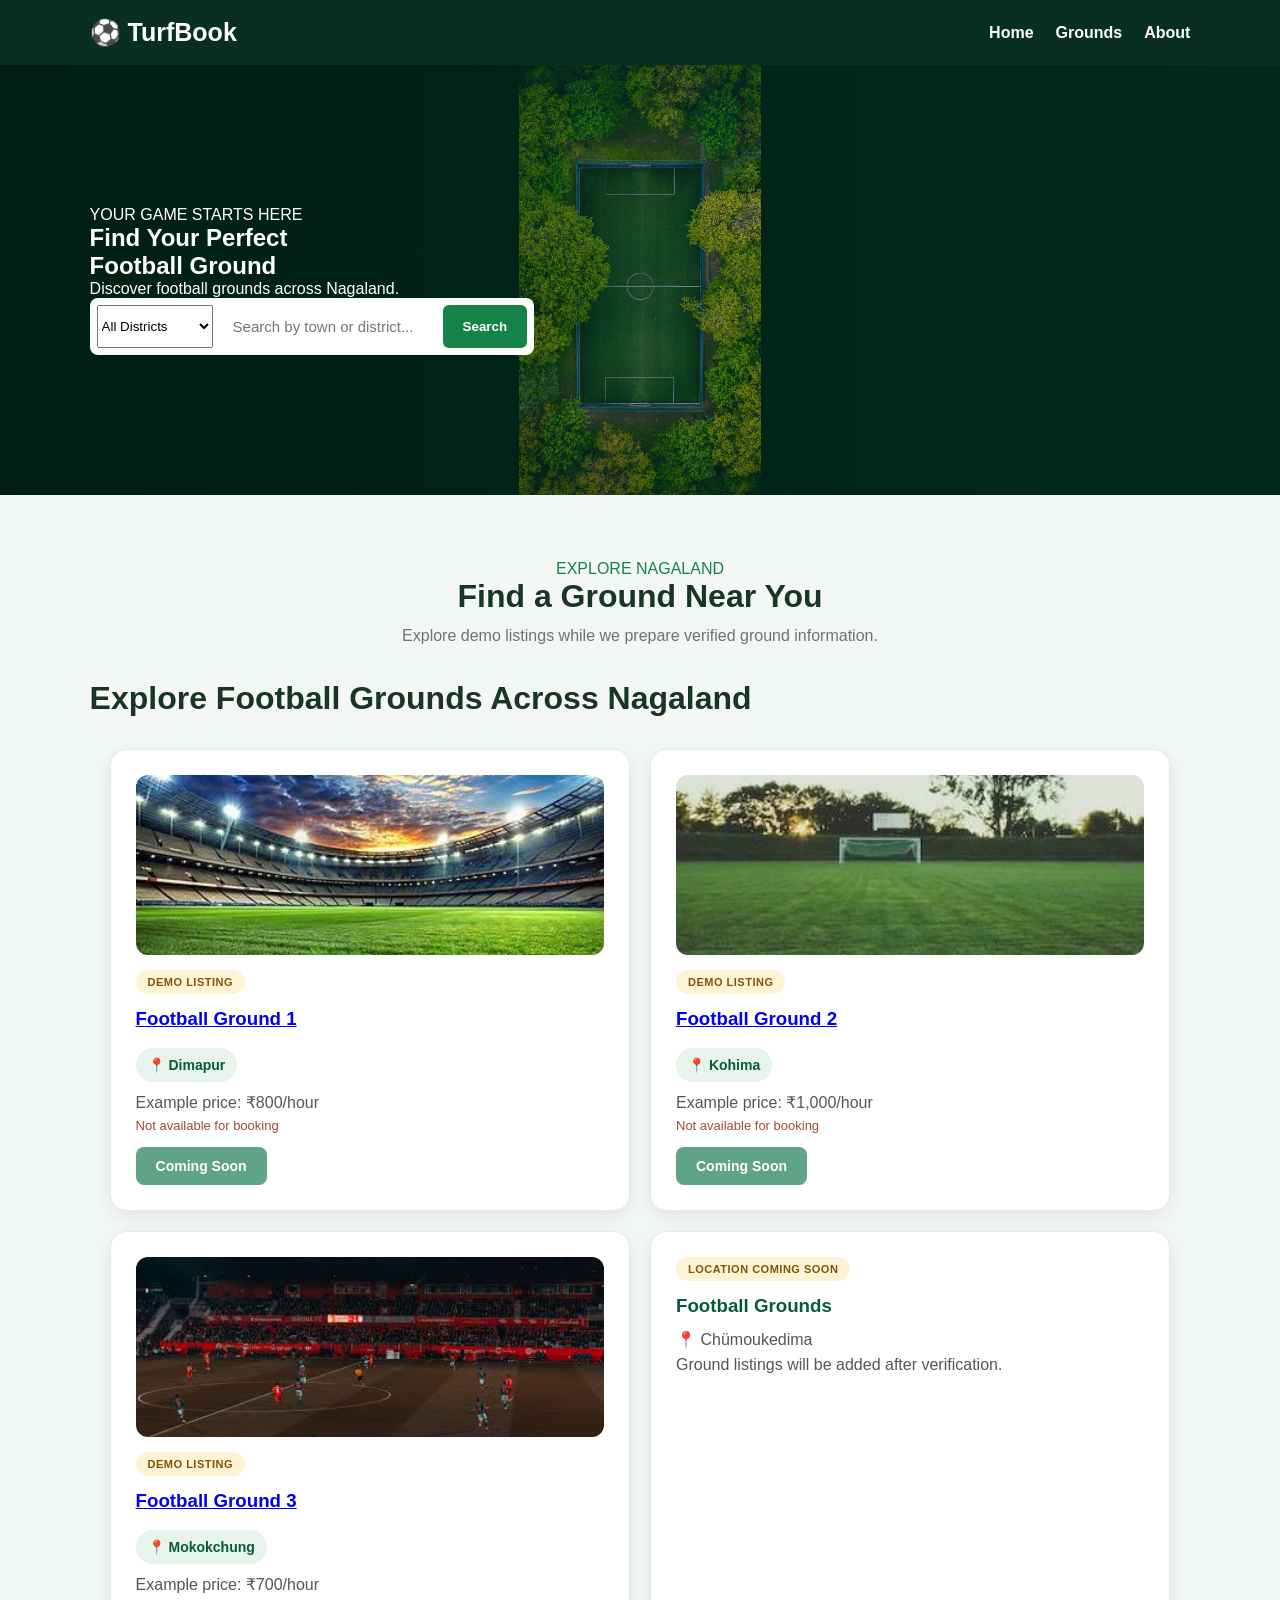
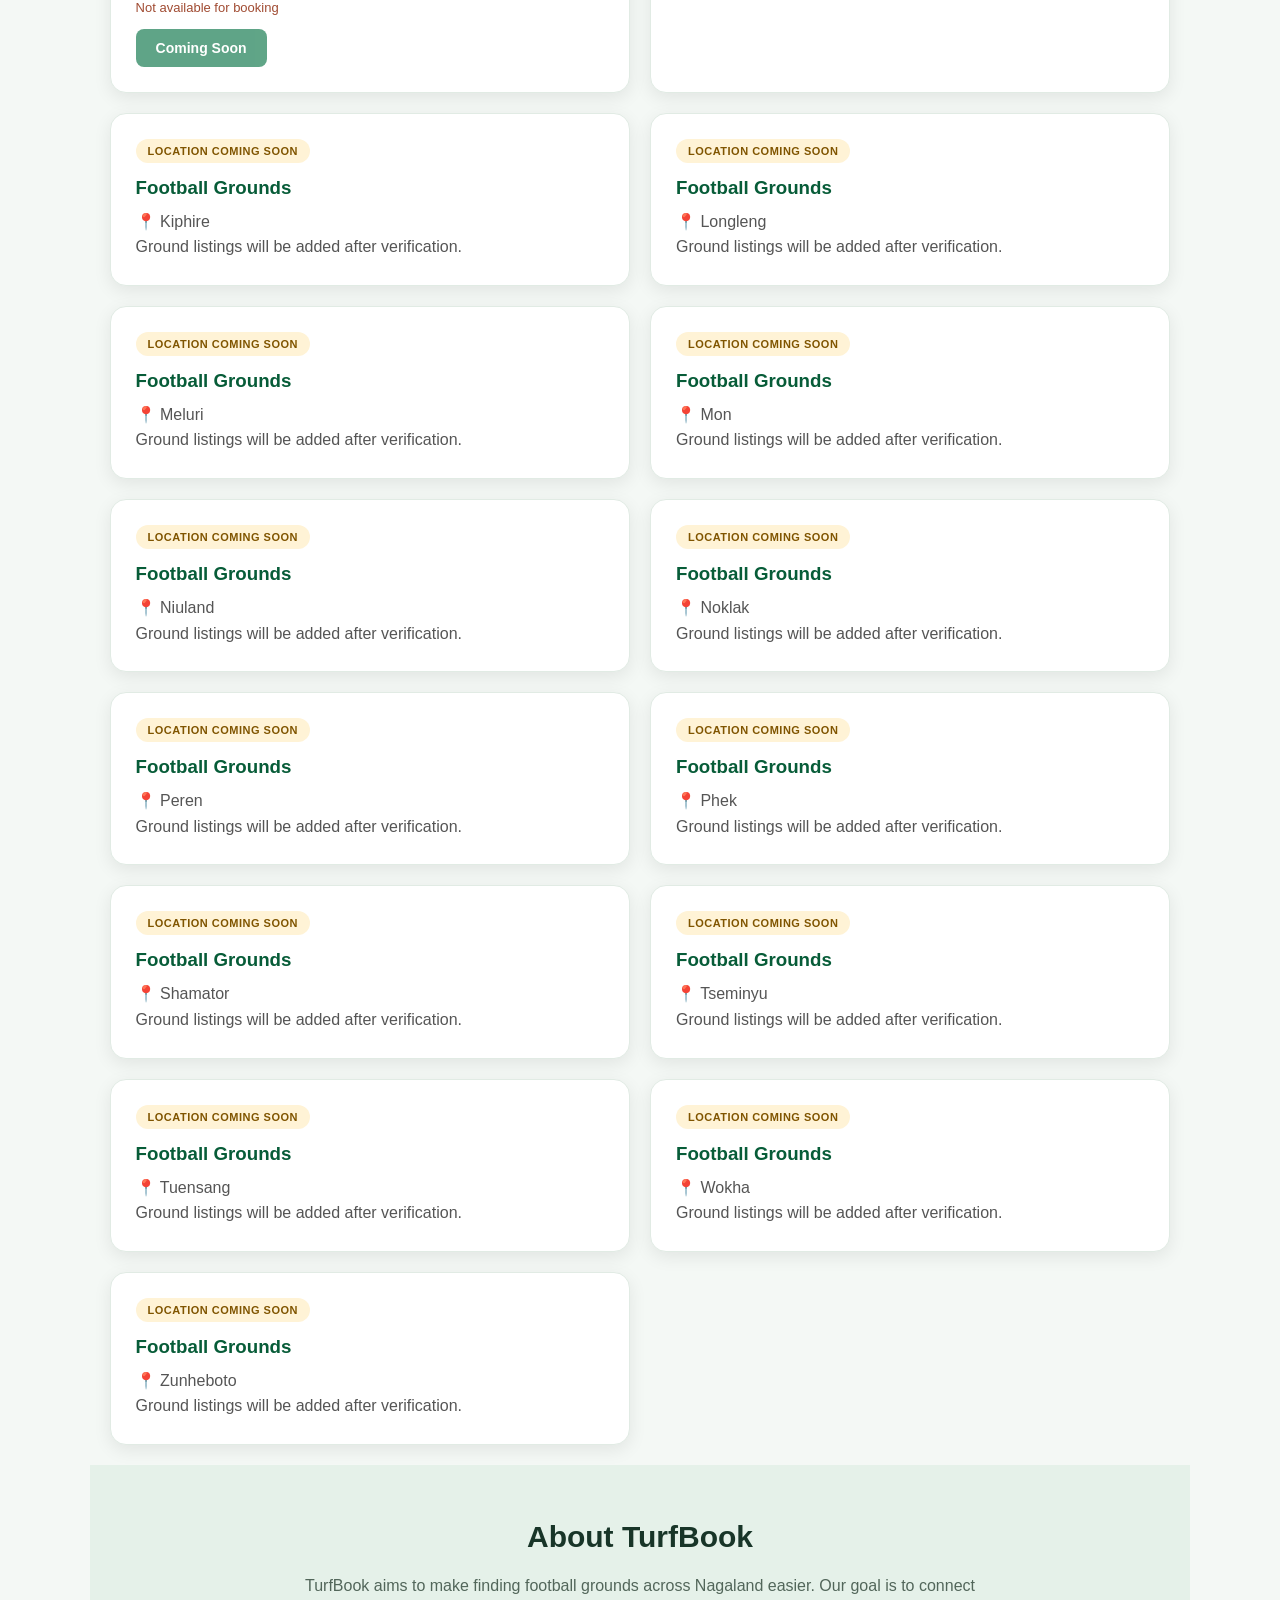
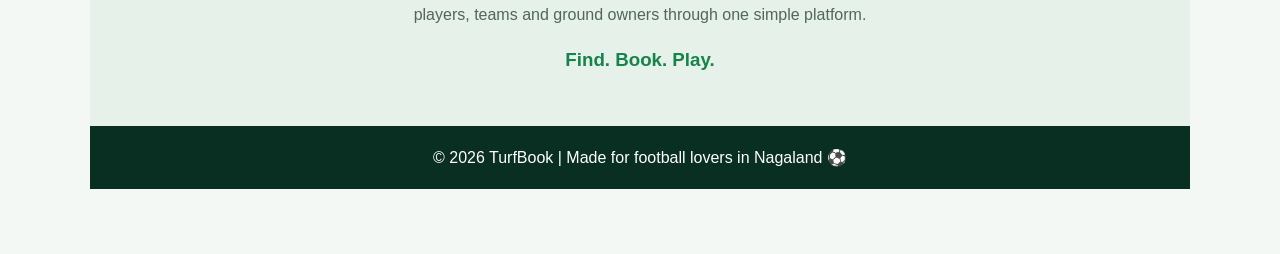
<file: index.html>
<!DOCTYPE html>
<html lang="en">
<head>
    <meta charset="UTF-8">
    <meta name="viewport" content="width=device-width, initial-scale=1.0">
    <title>TurfBook | Find. Book. Play.</title>
    <link rel="stylesheet" href="style.css">
</head>
<body>

<header class="navbar">
    <h2>⚽ TurfBook</h2>
    <nav>
        <a href="#home">Home</a>
        <a href="#grounds">Grounds</a>
        <a href="#about">About</a>
    </nav>
</header>

<section class="hero" id="home">
    <div class="hero-content">
        <p class="tagline">YOUR GAME STARTS HERE</p>
        <h1>Find Your Perfect<br>Football Ground</h1>
        <p>Discover football grounds across Nagaland.</p>

        <div class="search-box">

    <select id="districtFilter">
        <option value="">All Districts</option>
        <option value="Chümoukedima">Chümoukedima</option>
        <option value="Dimapur">Dimapur</option>
        <option value="Kiphire">Kiphire</option>
        <option value="Kohima">Kohima</option>
        <option value="Longleng">Longleng</option>
        <option value="Meluri">Meluri</option>
        <option value="Mokokchung">Mokokchung</option>
        <option value="Mon">Mon</option>
        <option value="Niuland">Niuland</option>
        <option value="Noklak">Noklak</option>
        <option value="Peren">Peren</option>
        <option value="Phek">Phek</option>
        <option value="Shamator">Shamator</option>
        <option value="Tseminyu">Tseminyu</option>
        <option value="Tuensang">Tuensang</option>
        <option value="Wokha">Wokha</option>
        <option value="Zunheboto">Zunheboto</option>
    </select>

    <input type="text" id="searchInput"
        placeholder="Search by town or district...">

    <button onclick="searchGrounds()">Search</button>

</div>
    </div>
</section>

<section class="grounds" id="grounds">
    <p class="section-tag">EXPLORE NAGALAND</p>
    <h2>Find a Ground Near You</h2>
    <p class="section-description">
        Explore demo listings while we prepare verified ground information.
    </p>

    <div class="ground-container">

        <section id="grounds">
    <h2>Explore Football Grounds Across Nagaland</h2>

    <div class="ground-list">
    <div class="ground-card">
        <img src="Dimapur.jpg" alt="Dimapur football ground" class="ground-image">
        <span class="demo-label">DEMO LISTING</span>
        <h3><a href="ground-details.html">Football Ground 1</a></h3>
        <p class="location-badge">📍 Dimapur</p>
        <p>Example price: ₹800/hour</p>
        <p class="unavailable">Not available for booking</p>
        <button disabled>Coming Soon</button>
    </div>
        <div class="ground-card">
    <img src="kohima.jpg" alt="Kohima football ground" class="ground-image">
    <span class="demo-label">DEMO LISTING</span>
    <h3><a href="ground-details-2.html">Football Ground 2</a></h3>
    <p class="location-badge">📍 Kohima</p>
    <p>Example price: ₹1,000/hour</p>
    <p class="unavailable">Not available for booking</p>
    <button disabled>Coming Soon</button>
</div>

        <div class="ground-card">
    <img src="mokokchung.jpg" alt="Mokokchung football ground" class="ground-image">
    <span class="demo-label">DEMO LISTING</span>
    <h3><a href="ground-details-3.html">Football Ground 3</a></h3>
    <p class="location-badge">📍 Mokokchung</p>
    <p>Example price: ₹700/hour</p>
    <p class="unavailable">Not available for booking</p>
    <button disabled>Coming Soon</button>
</div>
        <div class="ground-card">
            <span class="demo-label">LOCATION COMING SOON</span>
            <h3>Football Grounds</h3>
            <p>📍 Chümoukedima</p>
            <p>Ground listings will be added after verification.</p>
        </div>

        <div class="ground-card">
            <span class="demo-label">LOCATION COMING SOON</span>
            <h3>Football Grounds</h3>
            <p>📍 Kiphire</p>
            <p>Ground listings will be added after verification.</p>
        </div>

        <div class="ground-card">
            <span class="demo-label">LOCATION COMING SOON</span>
            <h3>Football Grounds</h3>
            <p>📍 Longleng</p>
            <p>Ground listings will be added after verification.</p>
        </div>

        <div class="ground-card">
            <span class="demo-label">LOCATION COMING SOON</span>
            <h3>Football Grounds</h3>
            <p>📍 Meluri</p>
            <p>Ground listings will be added after verification.</p>
        </div>

        <div class="ground-card">
            <span class="demo-label">LOCATION COMING SOON</span>
            <h3>Football Grounds</h3>
            <p>📍 Mon</p>
            <p>Ground listings will be added after verification.</p>
        </div>

        <div class="ground-card">
            <span class="demo-label">LOCATION COMING SOON</span>
            <h3>Football Grounds</h3>
            <p>📍 Niuland</p>
            <p>Ground listings will be added after verification.</p>
        </div>

        <div class="ground-card">
            <span class="demo-label">LOCATION COMING SOON</span>
            <h3>Football Grounds</h3>
            <p>📍 Noklak</p>
            <p>Ground listings will be added after verification.</p>
        </div>

        <div class="ground-card">
            <span class="demo-label">LOCATION COMING SOON</span>
            <h3>Football Grounds</h3>
            <p>📍 Peren</p>
            <p>Ground listings will be added after verification.</p>
        </div>

        <div class="ground-card">
            <span class="demo-label">LOCATION COMING SOON</span>
            <h3>Football Grounds</h3>
            <p>📍 Phek</p>
            <p>Ground listings will be added after verification.</p>
        </div>

        <div class="ground-card">
            <span class="demo-label">LOCATION COMING SOON</span>
            <h3>Football Grounds</h3>
            <p>📍 Shamator</p>
            <p>Ground listings will be added after verification.</p>
        </div>

        <div class="ground-card">
            <span class="demo-label">LOCATION COMING SOON</span>
            <h3>Football Grounds</h3>
            <p>📍 Tseminyu</p>
            <p>Ground listings will be added after verification.</p>
        </div>

        <div class="ground-card">
            <span class="demo-label">LOCATION COMING SOON</span>
            <h3>Football Grounds</h3>
            <p>📍 Tuensang</p>
            <p>Ground listings will be added after verification.</p>
        </div>

        <div class="ground-card">
            <span class="demo-label">LOCATION COMING SOON</span>
            <h3>Football Grounds</h3>
            <p>📍 Wokha</p>
            <p>Ground listings will be added after verification.</p>
        </div>

        <div class="ground-card">
            <span class="demo-label">LOCATION COMING SOON</span>
            <h3>Football Grounds</h3>
            <p>📍 Zunheboto</p>
            <p>Ground listings will be added after verification.</p>
        </div>

    </div>
</section>
<section class="about" id="about">
    <h2>About TurfBook</h2>
    <p>
        TurfBook aims to make finding football grounds across Nagaland
        easier. Our goal is to connect players, teams and ground owners
        through one simple platform.
    </p>
    <h3>Find. Book. Play.</h3>
</section>

<footer>
    <p>© 2026 TurfBook | Made for football lovers in Nagaland ⚽</p>
</footer>

<script src="script.js"></script>
</body>
</html>
</file>
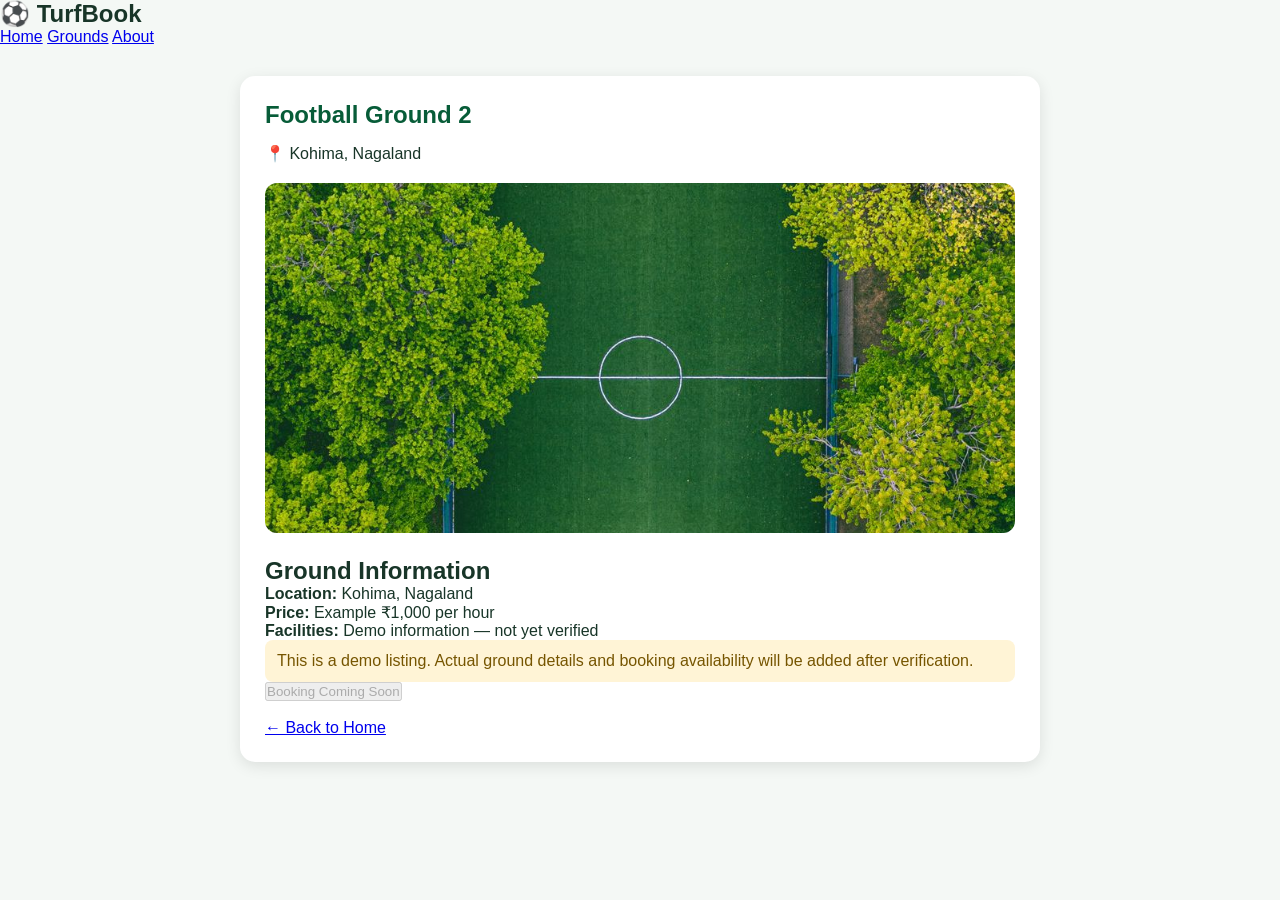
<file: ground-details-2.html>
<!DOCTYPE html>
<html lang="en">
<head>
    <meta charset="UTF-8">
    <meta name="viewport" content="width=device-width, initial-scale=1.0">
    <title>Ground Details | TurfBook</title>
    <link rel="stylesheet" href="style.css">
</head>

<body>

<header>
    <h2>⚽ TurfBook</h2>
    <nav>
        <a href="index.html">Home</a>
        <a href="index.html#grounds">Grounds</a>
        <a href="index.html#about">About</a>
    </nav>
</header>

<section class="ground-details">
    <h1>Football Ground 2</h1>

    <p>📍 Kohima, Nagaland</p>

    <img src="stadium.jpg"
         alt="Football stadium"
         class="detail-image">

    <h2>Ground Information</h2>

    <p><strong>Location:</strong> Kohima, Nagaland</p>
    <p><strong>Price:</strong> Example ₹1,000 per hour</p>
    <p><strong>Facilities:</strong> Demo information — not yet verified</p>

    <p class="demo-note">
        This is a demo listing. Actual ground details and booking
        availability will be added after verification.
    </p>

    <button disabled>Booking Coming Soon</button>

    <br><br>
    <a href="index.html">← Back to Home</a>
</section>

</body>
</html>
</file>
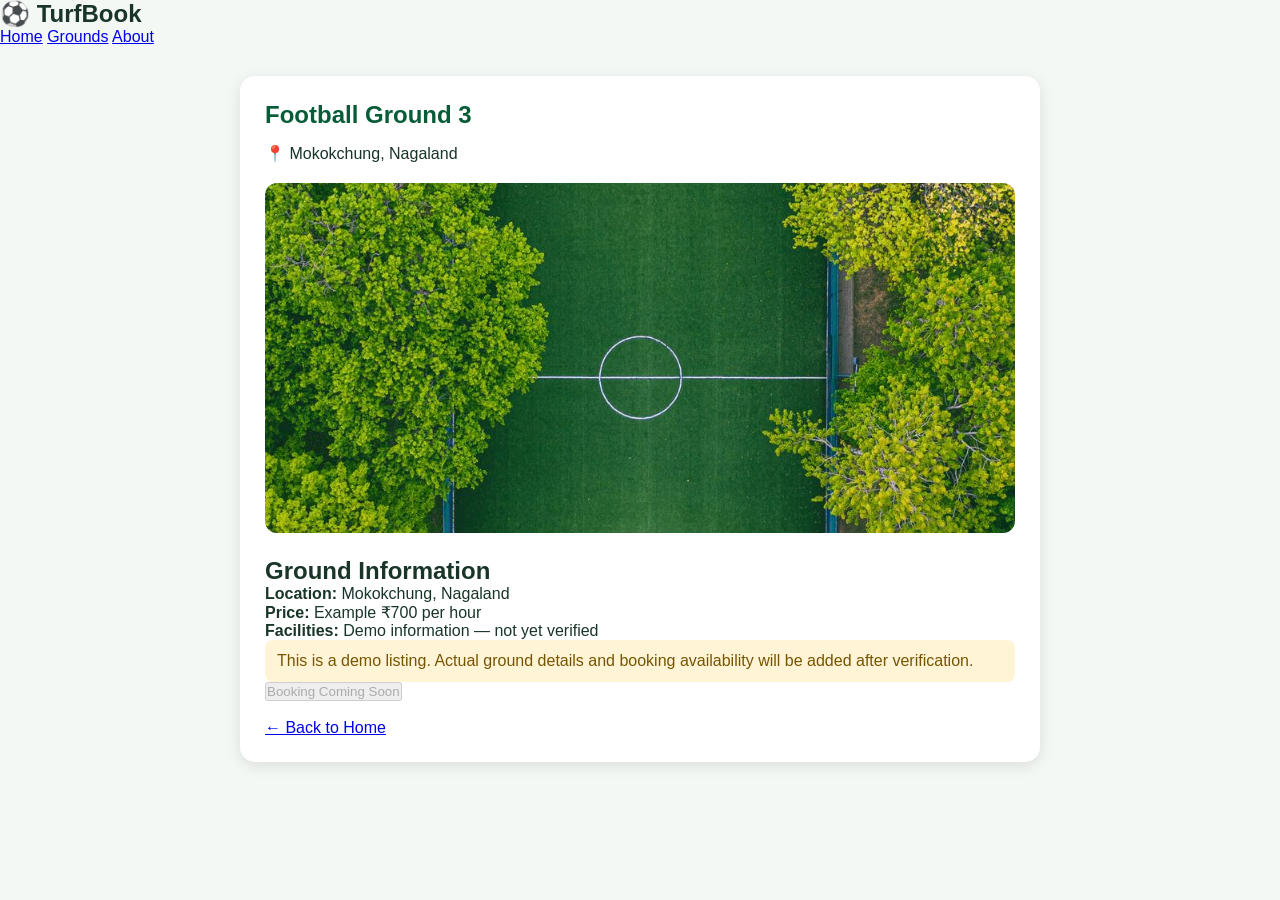
<file: ground-details-3.html>
<!DOCTYPE html>
<html lang="en">
<head>
    <meta charset="UTF-8">
    <meta name="viewport" content="width=device-width, initial-scale=1.0">
    <title>Ground Details | TurfBook</title>
    <link rel="stylesheet" href="style.css">
</head>

<body>

<header>
    <h2>⚽ TurfBook</h2>
    <nav>
        <a href="index.html">Home</a>
        <a href="index.html#grounds">Grounds</a>
        <a href="index.html#about">About</a>
    </nav>
</header>

<section class="ground-details">
    <h1>Football Ground 3</h1>

    <p>📍 Mokokchung, Nagaland</p>

    <img src="stadium.jpg"
         alt="Football stadium"
         class="detail-image">

    <h2>Ground Information</h2>

    <p><strong>Location:</strong> Mokokchung, Nagaland</p>
    <p><strong>Price:</strong> Example ₹700 per hour</p>
    <p><strong>Facilities:</strong> Demo information — not yet verified</p>

    <p class="demo-note">
        This is a demo listing. Actual ground details and booking
        availability will be added after verification.
    </p>

    <button disabled>Booking Coming Soon</button>

    <br><br>
    <a href="index.html">← Back to Home</a>
</section>

</body>
</html>
</file>
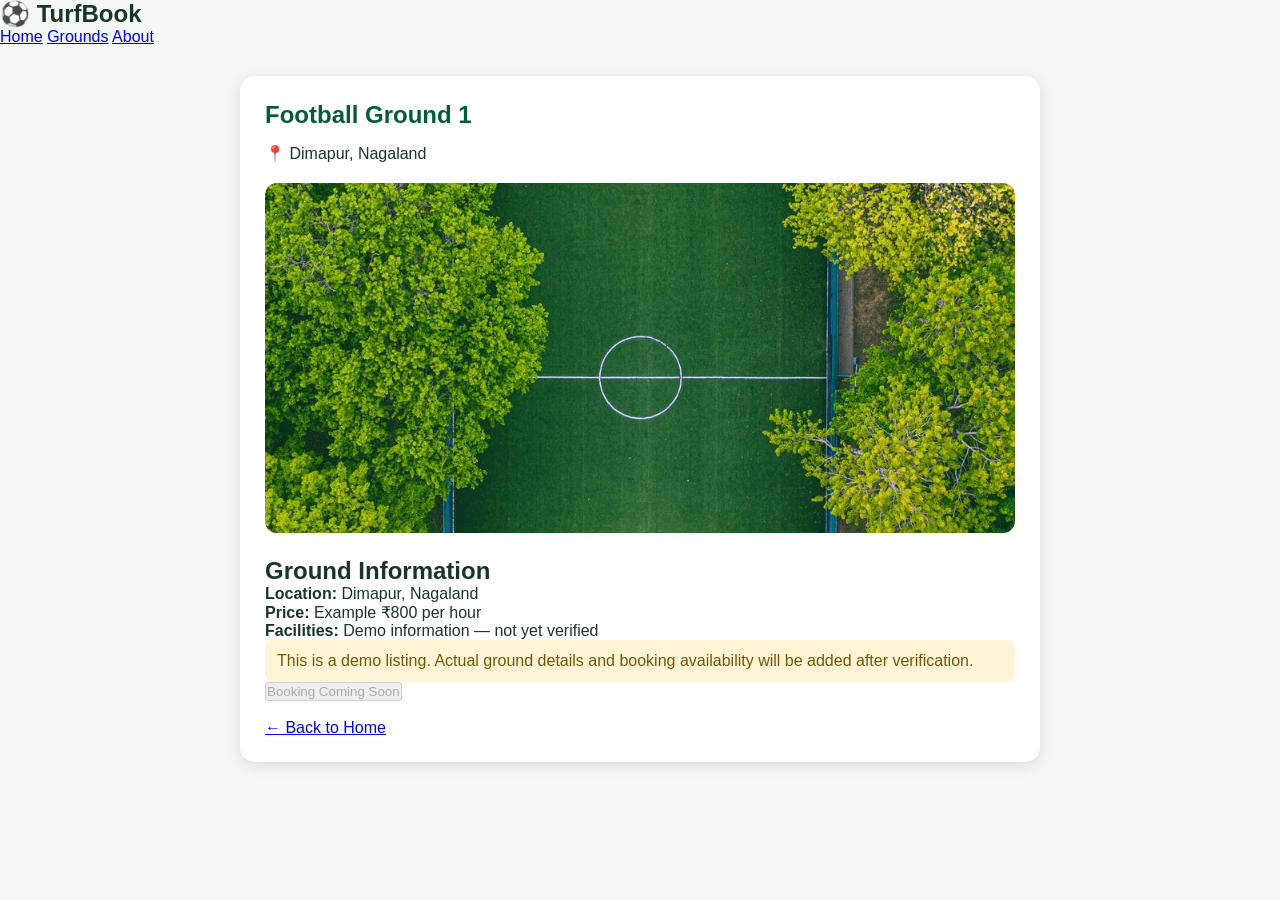
<file: ground-details.html>
<!DOCTYPE html>
<html lang="en">
<head>
    <meta charset="UTF-8">
    <meta name="viewport" content="width=device-width, initial-scale=1.0">
    <title>Ground Details | TurfBook</title>
    <link rel="stylesheet" href="style.css">
</head>

<body>

<header>
    <h2>⚽ TurfBook</h2>
    <nav>
        <a href="index.html">Home</a>
        <a href="index.html#grounds">Grounds</a>
        <a href="index.html#about">About</a>
    </nav>
</header>

<section class="ground-details">
    <h1>Football Ground 1</h1>

    <p>📍 Dimapur, Nagaland</p>

    <img src="stadium.jpg"
         alt="Football stadium"
         class="detail-image">

    <h2>Ground Information</h2>

    <p><strong>Location:</strong> Dimapur, Nagaland</p>
    <p><strong>Price:</strong> Example ₹800 per hour</p>
    <p><strong>Facilities:</strong> Demo information — not yet verified</p>

    <p class="demo-note">
        This is a demo listing. Actual ground details and booking
        availability will be added after verification.
    </p>

    <button disabled>Booking Coming Soon</button>

    <br><br>
    <a href="index.html">← Back to Home</a>
</section>

</body>
</html>
</file>
<file: style.css>
* {
    margin: 0;
    padding: 0;
    box-sizing: border-box;
}

html {
    scroll-behavior: smooth;
}

body {
    font-family: Arial, sans-serif;
    background: #f4f8f5;
    color: #183528;
}

/* Navigation */
.navbar {
    background: #092f22;
    color: white;
    padding: 18px 7%;
    display: flex;
    justify-content: space-between;
    align-items: center;
    flex-wrap: wrap;
    gap: 15px;
}

.navbar h2 {
    font-size: 25px;
}

.navbar nav {
    display: flex;
    gap: 22px;
}

.navbar a {
    color: white;
    text-decoration: none;
    font-weight: bold;
}

.navbar a:hover {
    color: #9be7b0;
}

/* Hero section */
.hero {
    min-height: 430px;
    padding: 40px 7%;
    display: flex;
    align-items: center;
    background:
        linear-gradient(90deg, rgba(0, 25, 16, 0.65), rgba(0, 25, 16, 0.10)),
        url("stadium.jpg") center center / contain no-repeat;
    background-color: #002b1c;
    color: white;
    width: 100%;
}
/* Search */
.search-box {
    display: flex;
    max-width: 550px;
    background: white;
    padding: 7px;
    border-radius: 8px;
    gap: 7px;
}

.search-box input {
    flex: 1;
    min-width: 0;
    padding: 13px;
    border: none;
    outline: none;
    font-size: 15px;
}

.search-box button {
    background: #16834b;
    color: white;
    border: none;
    padding: 13px 20px;
    border-radius: 6px;
    font-weight: bold;
    cursor: pointer;
}

/* Grounds section */
.grounds {
    padding: 65px 7%;
    text-align: center;
}

.grounds .section-tag {
    color: #16834b;
}

.grounds h2 {
    font-size: 32px;
    margin-bottom: 12px;
}

.section-description {
    color: #68766d;
    margin-bottom: 35px;
}

.ground-container {
    display: block;
    width: 100%;
    max-width: 1200px;
    margin: 0 auto;
    text-align: left;
}

.ground-card {
    background: white;
    border-radius: 12px;
    overflow: hidden;
    box-shadow: 0 5px 20px #12352212;
    border: 1px solid #e2ebe5;
}

.ground-icon {
    min-height: 145px;
    background: linear-gradient(135deg, #176b45, #092f22);
    display: flex;
    align-items: center;
    justify-content: center;
    font-size: 65px;
}

.ground-info {
    padding: 22px;
}

.demo-label {
    display: inline-block;
    color: #805500;
    background: #fff3d6;
    padding: 6px 12px;
    border-radius: 20px;
    font-size: 11px;
    font-weight: 700;
    letter-spacing: 0.5px;
    margin-bottom: 14px;
}

.ground-info h3 {
    margin-bottom: 12px;
}

.ground-info p {
    margin-bottom: 10px;
    color: #58675e;
}

.unavailable {
    font-size: 13px;
    color: #a04b32 !important;
}

.ground-info button {
    width: 100%;
    padding: 12px;
    margin-top: 8px;
    background: #dce8df;
    color: #52665a;
    border: none;
    border-radius: 6px;
    font-weight: bold;
}

/* About section */
.about {
    background: #e5f1e9;
    text-align: center;
    padding: 55px 10%;
}

.about h2 {
    font-size: 30px;
    margin-bottom: 18px;
}

.about p {
    max-width: 700px;
    margin: auto;
    line-height: 1.8;
    color: #52665a;
}

.about h3 {
    color: #16834b;
    margin-top: 20px;
}

/* Footer */
footer {
    background: #092f22;
    color: white;
    text-align: center;
    padding: 22px;
}

/* Mobile layout */
@media (max-width: 750px) {
    .navbar {
        flex-direction: column;
    }

    .hero {
        min-height: 380px;
        padding: 60px 7%;
    }

    .hero h1 {
        font-size: 36px;
    }

    .ground-container {
        grid-template-columns: 1fr;
    }

    .grounds h2 {
        font-size: 26px;
    }
}

@media (max-width: 400px) {
    .navbar nav {
        gap: 13px;
    }

    .search-box {
        flex-direction: column;
    }
}
/* Mobile-friendly design */
@media screen and (max-width: 600px) {

    header {
        padding: 15px;
        flex-direction: column;
        gap: 12px;
    }

    nav {
        display: flex;
        flex-wrap: wrap;
        justify-content: center;
        gap: 15px;
    }

    .hero {
        min-height: 350px;
        padding: 30px 20px;
        text-align: center;
        justify-content: center;
        background-position: center;
        background-size: contain;
    }

    .hero h1 {
        font-size: 28px;
    }

    .hero p {
        font-size: 15px;
    }

    .ground-card {
        width: 100%;
        margin-bottom: 20px;
    }

    .search-box {
        width: 100%;
    }

}
/* Professional ground cards */
.ground-card {
    background: #ffffff;
    border-radius: 16px;
    padding: 25px;
    margin: 0;
    border: 1px solid #e1ebe4;
    box-shadow: 0 5px 18px rgba(0, 0, 0, 0.08);
    transition: 0.3s ease;
}

.ground-card:hover {
    transform: translateY(-5px);
    box-shadow: 0 10px 25px rgba(0, 0, 0, 0.15);
}

.ground-card h3 {
    color: #075c38;
    margin-bottom: 10px;
}

.ground-card p {
    color: #555;
    line-height: 1.6;
}

.ground-card button {
    border: none;
    border-radius: 8px;
    padding: 11px 20px;
    background: #0b7548;
    color: white;
    font-size: 14px;
    font-weight: 600;
    cursor: not-allowed;
    opacity: 0.65;
    margin-top: 10px;
}
/* Ground Details Page */
.ground-details {
    max-width: 800px;
    margin: 30px auto;
    padding: 25px;
    background: white;
    border-radius: 15px;
    box-shadow: 0 4px 15px rgba(0,0,0,0.1);
}

.ground-details h1 {
    color: #075c38;
    margin-bottom: 15px;
}

.detail-image {
    width: 100%;
    max-height: 350px;
    object-fit: cover;
    border-radius: 12px;
    margin: 20px 0;
}

.demo-note {
    background: #fff4d6;
    padding: 12px;
    border-radius: 8px;
    color: #765500;
}

@media screen and (max-width: 600px) {
    .ground-details {
        margin: 15px;
        padding: 18px;
    }
}
/* TurfBook Ground Listings Grid */
.ground-list {
    display: grid !important;
    grid-template-columns: repeat(2, minmax(0, 1fr));
    gap: 20px;
    padding: 20px;
    width: 100%;
    box-sizing: border-box;
}

.ground-list .ground-card {
    width: 100%;
    margin: 0;
    min-width: 0;
    box-sizing: border-box;
}

/* Tablet */
@media screen and (max-width: 900px) {
    .ground-list {
        grid-template-columns: repeat(2, minmax(0, 1fr));
    }
}

/* Mobile */
@media screen and (max-width: 600px) {
    .ground-list {
        grid-template-columns: 1fr;
    }
}
@media screen and (max-width: 600px) {
    .ground-list {
        grid-template-columns: 1fr;
    }
}
/* Location badge */
.location-badge {
    display: inline-block;
    background: #e6f4ec;
    color: #075c38 !important;
    padding: 6px 12px;
    border-radius: 20px;
    font-size: 14px;
    font-weight: 600;
    margin: 8px 0;
}
/* Ground card photos */
.ground-image {
    width: 100%;
    height: 180px;
    object-fit: cover;
    border-radius: 12px;
    margin-bottom: 15px;
    display: block;
}
</file>
